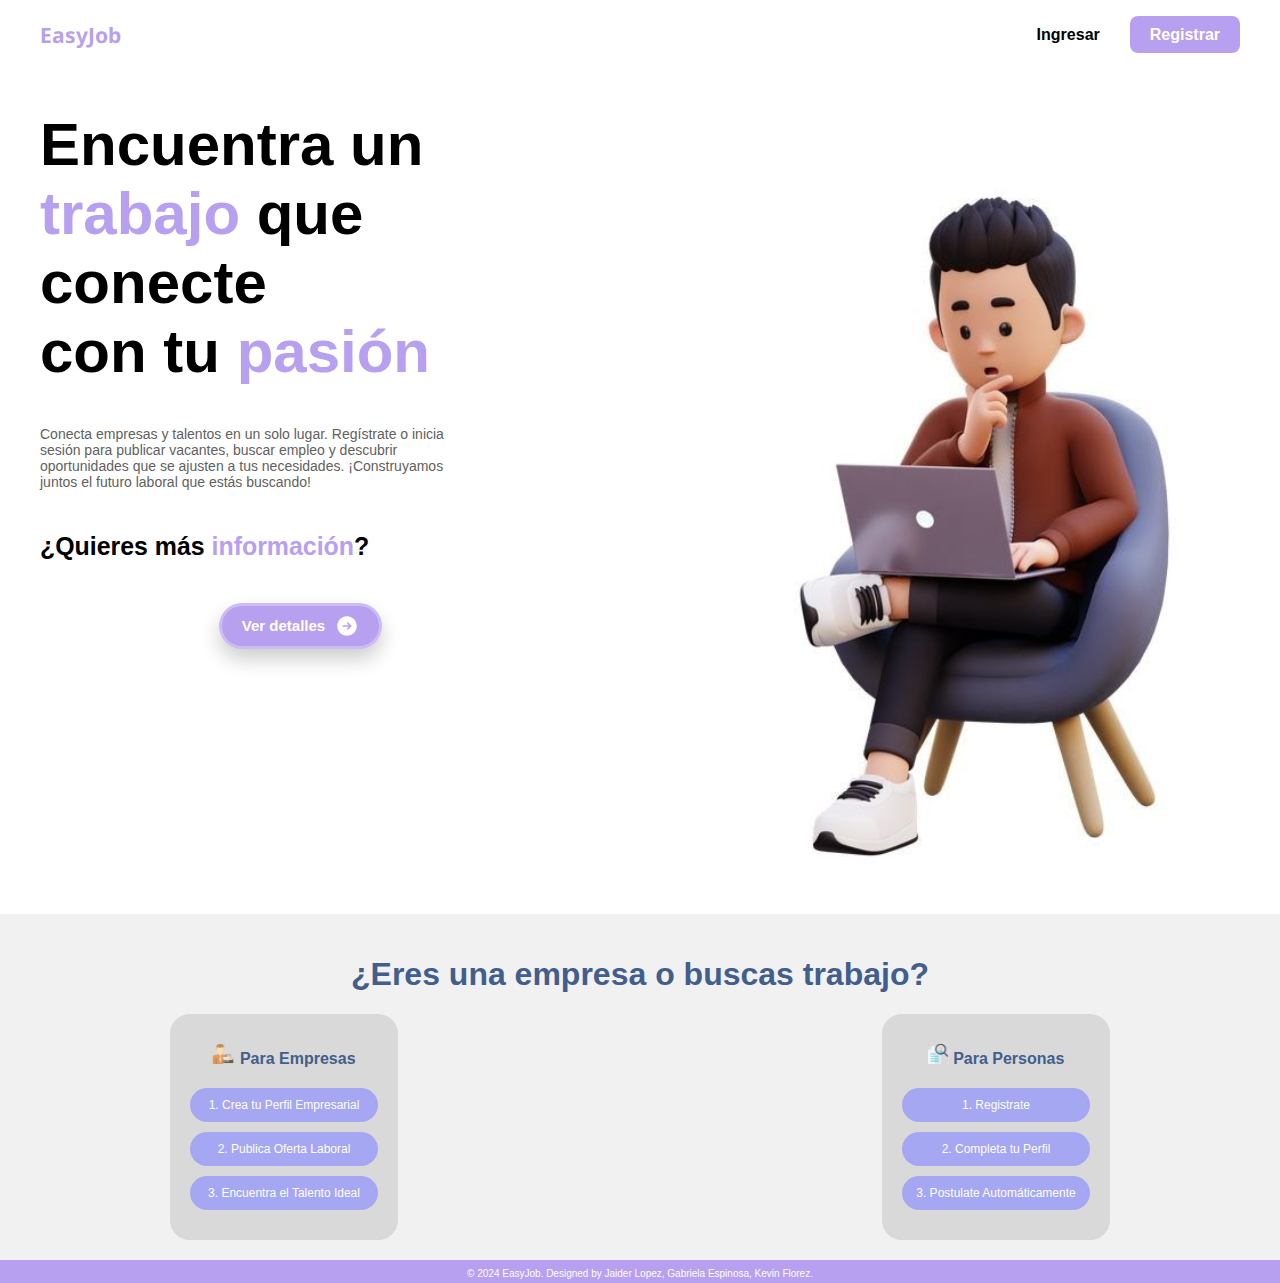
<file: index.html>
<!DOCTYPE html>
<html lang="es">
  <head>
    <meta charset="UTF-8" />
    <meta name="viewport" content="width=device-width, initial-scale=1.0" />
    <meta http-equiv="refresh" content="0; url=htmls/inicio.html" />
    <title>Redirigiendo...</title>
    <style>
      body {
        font-family: "Poppins", sans-serif;
        display: flex;
        align-items: center;
        justify-content: center;
        height: 100vh;
        background: #f5f5f5;
        color: #444;
        flex-direction: column;
      }
      a {
        color: #7b6ef6;
        text-decoration: none;
        margin-top: 10px;
      }
      a:hover {
        text-decoration: underline;
      }
    </style>
  </head>
  <body>
    <p>Redirigiendo a la página de inicio...</p>
    <a href="htmls/inicio.html"
      >Haz clic aquí si no eres redirigido automáticamente</a
    >
  </body>
</html>
</file>
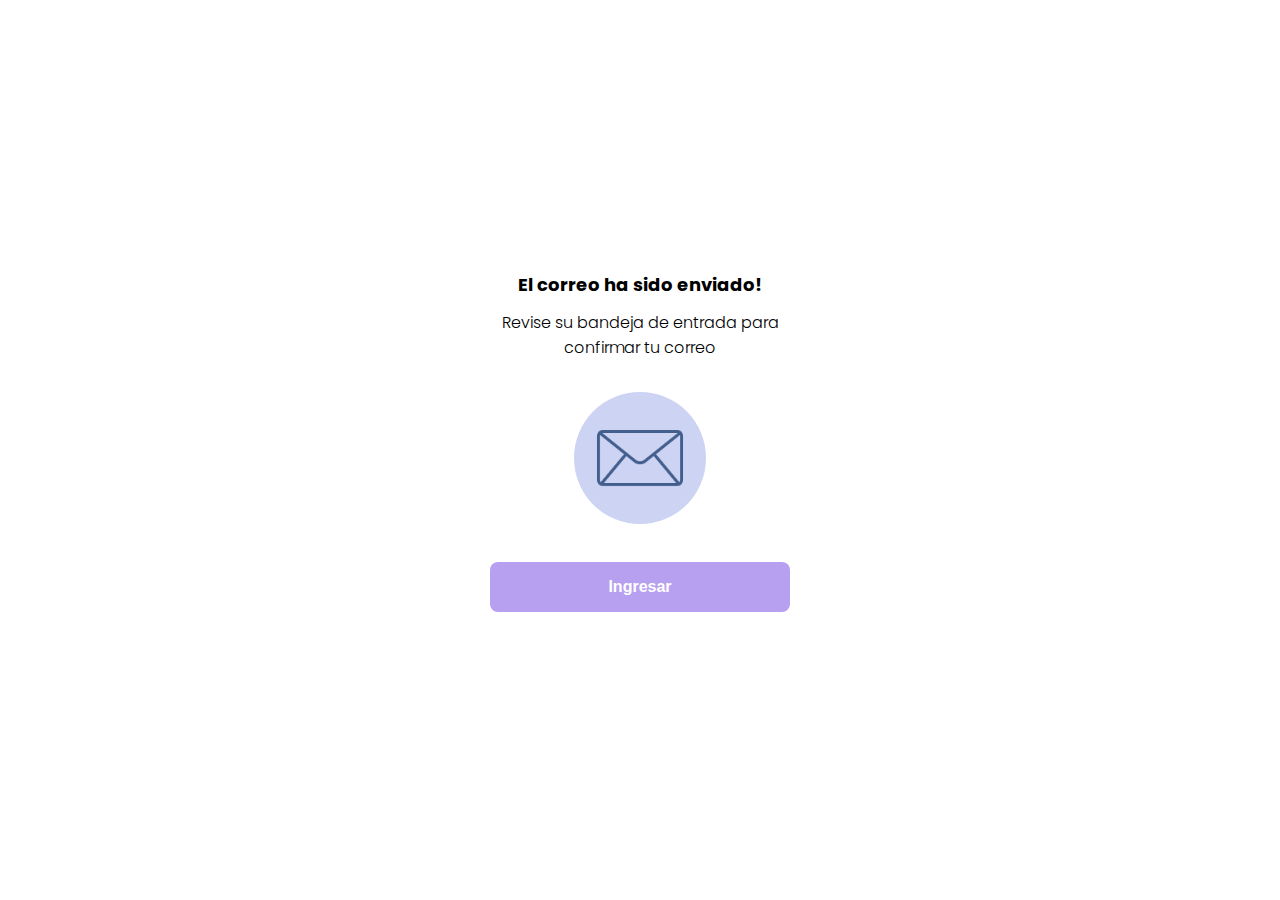
<file: htmls/correo.html>
<!DOCTYPE html>
<html lang="en">
  <head>
    <meta charset="UTF-8" />
    <meta name="viewport" content="width=device-width, initial-scale=1.0" />
    <title>confirmar correo</title>
    <link href="/estilos/styles_correo.css" rel="stylesheet" />
    <link rel="preconnect" href="https://fonts.googleapis.com" />
    <link rel="preconnect" href="https://fonts.gstatic.com" crossorigin />
    <link
      href="https://fonts.googleapis.com/css2?family=Noto+Sans+Hebrew:wght@100..900&family=Noto+Sans:ital,wght@0,100..900;1,100..900&family=Poppins:ital,wght@0,100;0,200;0,300;0,400;0,500;0,600;0,700;0,800;0,900;1,100;1,200;1,300;1,400;1,500;1,600;1,700;1,800;1,900&display=swap"
      rel="stylesheet"
    />
  </head>
  <body>
    <div class="confirmar_correo">
      <div class="form-container">
        <h1 class="title">El correo ha sido enviado!</h1>
        <p class="subtitle">
          Revise su bandeja de entrada para confirmar tu correo
        </p>

        <div class="email-image">
          <img src="/imagenes/correo.png" alt="email" class="icon-email" />
        </div>

        <button class="primary-button login-button">Ingresar</button>
      </div>
    </div>
  </body>
</html>
</file>
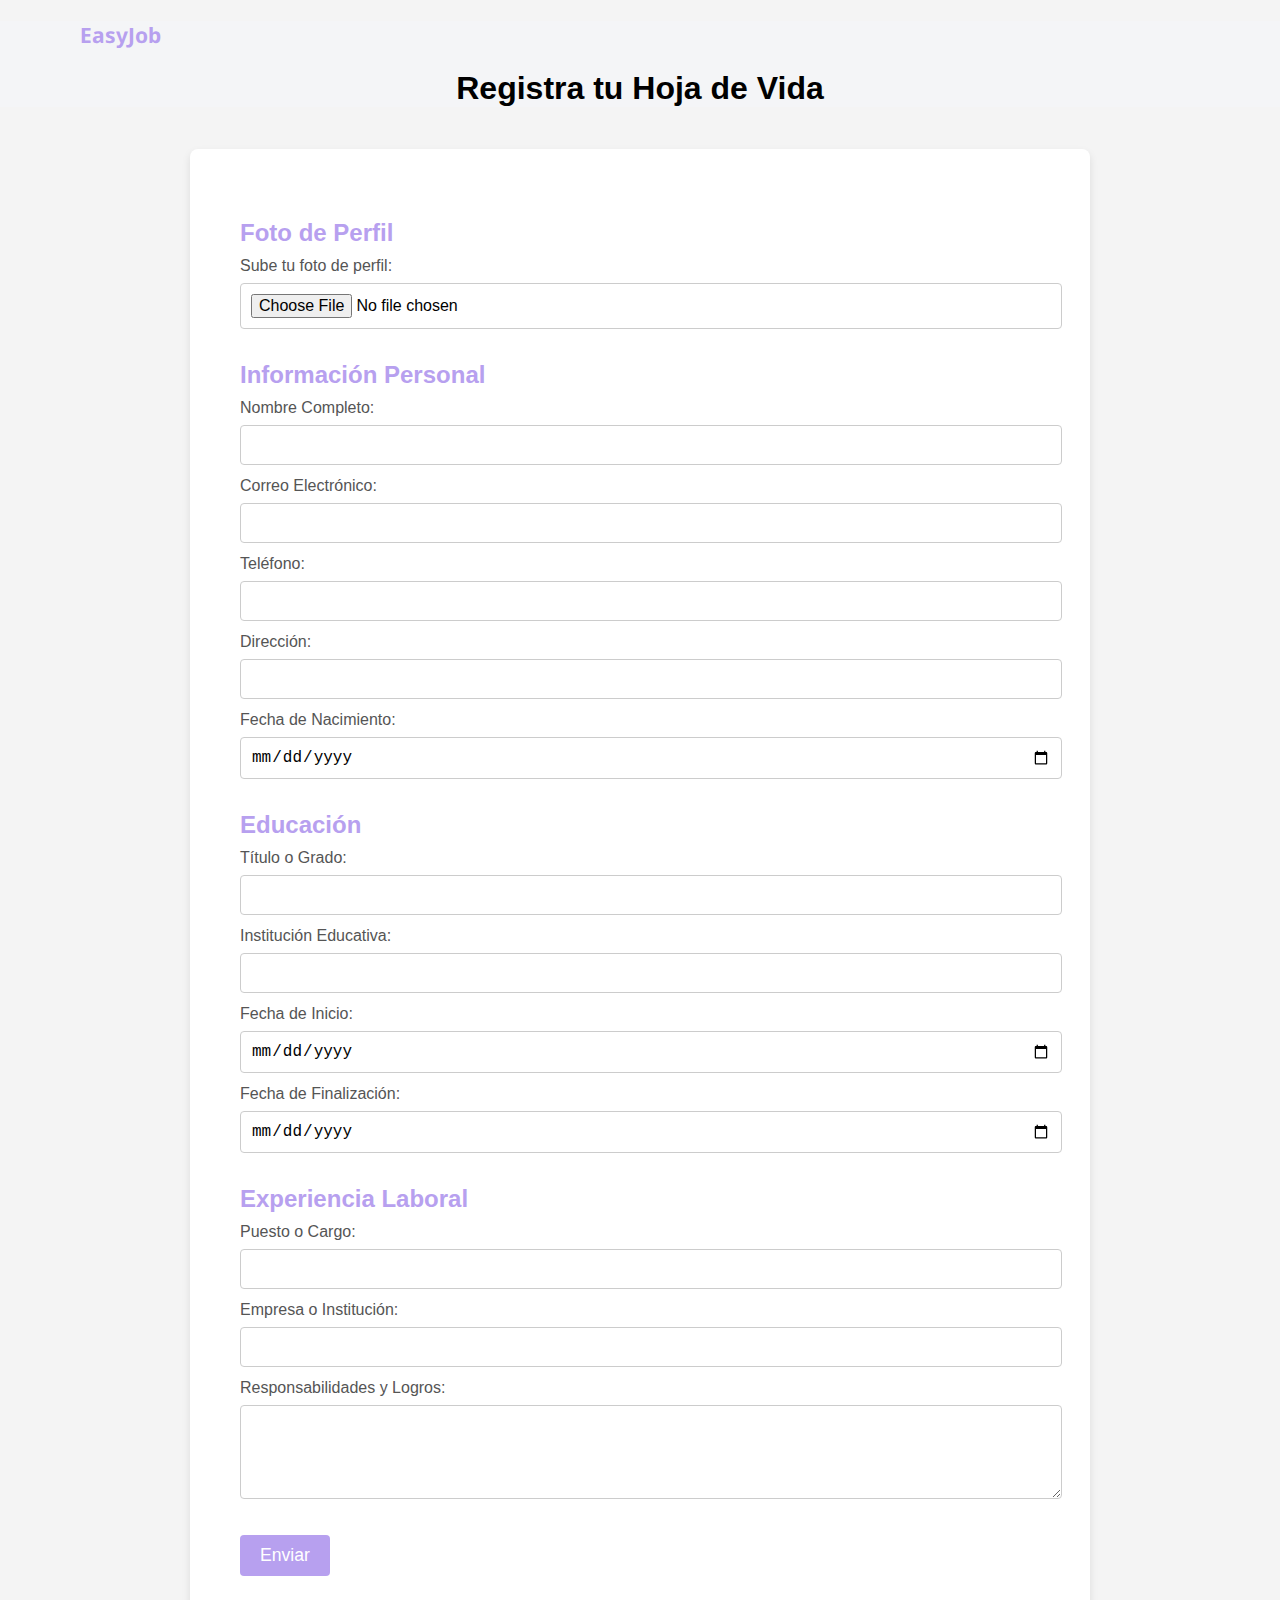
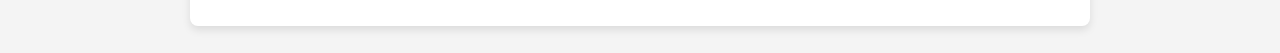
<file: htmls/formpeople.html>
<!DOCTYPE html>
<html lang="es">
  <head>
    <meta charset="UTF-8" />
    <meta name="viewport" content="width=device-width, initial-scale=1.0" />
    <title>Hoja de Vida</title>
    <link rel="stylesheet" href="/estilos/formstyles.css" />
    <link rel="preconnect" href="https://fonts.googleapis.com" />
    <link rel="preconnect" href="https://fonts.gstatic.com" crossorigin />
    <link
      href="https://fonts.googleapis.com/css2?family=Noto+Sans+Hebrew:wght@100..900&family=Noto+Sans:ital,wght@0,100..900;1,100..900&family=Poppins:ital,wght@0,100;0,200;0,300;0,400;0,500;0,600;0,700;0,800;0,900;1,100;1,200;1,300;1,400;1,500;1,600;1,700;1,800;1,900&display=swap"
      rel="stylesheet"
    />
  </head>
  <body>
    <header>
      <div class="title-navBar">
        <h3>EasyJob</h3>
      </div>
      <h1 class="titulo">Registra tu Hoja de Vida</h1>
    </header>

    <main>
      <form
        action="#"
        method="post"
        class="formulario-hoja-vida"
        enctype="multipart/form-data"
      >
        <section class="foto-perfil">
          <h2>Foto de Perfil</h2>
          <label for="foto">Sube tu foto de perfil:</label>
          <input type="file" id="foto" name="foto" accept="image/*" />
        </section>

        <section>
          <h2>Información Personal</h2>
          <label for="nombre">Nombre Completo:</label>
          <input type="text" id="nombre" name="nombre" required />

          <label for="email">Correo Electrónico:</label>
          <input type="email" id="email" name="email" required />

          <label for="telefono">Teléfono:</label>
          <input type="tel" id="telefono" name="telefono" required />

          <label for="direccion">Dirección:</label>
          <input type="text" id="direccion" name="direccion" />

          <label for="fecha-nacimiento">Fecha de Nacimiento:</label>
          <input type="date" id="fecha-nacimiento" name="fecha-nacimiento" />
        </section>

        <section>
          <h2>Educación</h2>
          <label for="titulo">Título o Grado:</label>
          <input type="text" id="titulo" name="titulo" required />

          <label for="institucion">Institución Educativa:</label>
          <input type="text" id="institucion" name="institucion" required />

          <label for="fecha-inicio">Fecha de Inicio:</label>
          <input type="date" id="fecha-inicio" name="fecha-inicio" required />

          <label for="fecha-fin">Fecha de Finalización:</label>
          <input type="date" id="fecha-fin" name="fecha-fin" required />
        </section>

        <section>
          <h2>Experiencia Laboral</h2>
          <label for="puesto">Puesto o Cargo:</label>
          <input type="text" id="puesto" name="puesto" required />

          <label for="empresa">Empresa o Institución:</label>
          <input type="text" id="empresa" name="empresa" required />

          <label for="descripcion">Responsabilidades y Logros:</label>
          <textarea
            id="descripcion"
            name="descripcion"
            rows="4"
            required
          ></textarea>
        </section>

        <button type="submit">Enviar</button>
      </form>
    </main>
    <script src="/scripts/script.js"></script>
  </body>
</html>
</file>
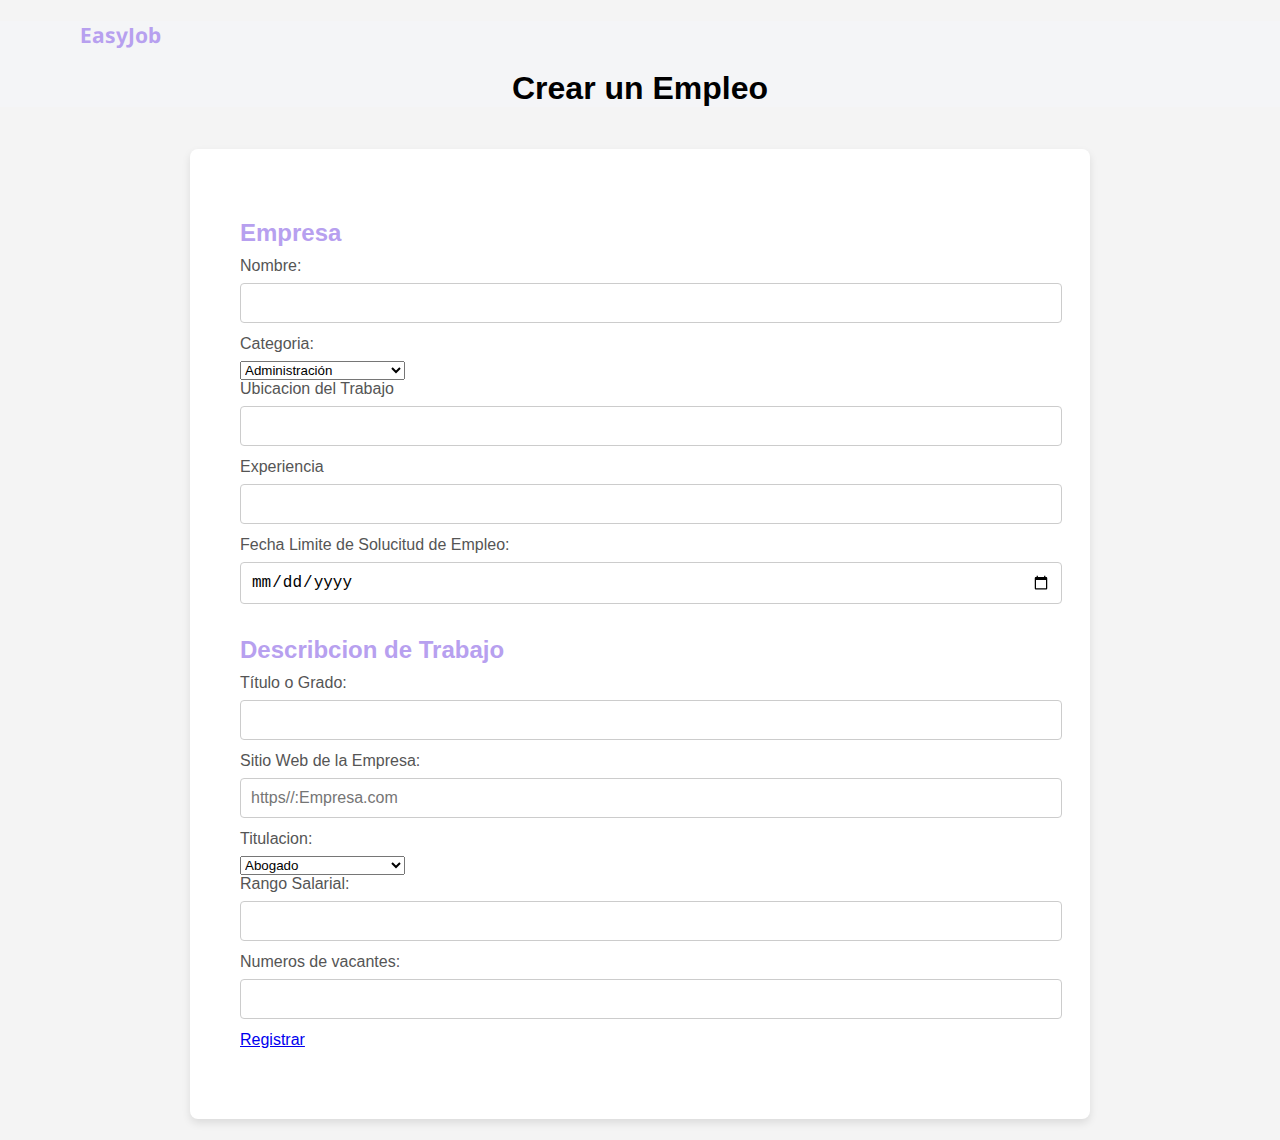
<file: htmls/formpeopleEmpre.html>
<!DOCTYPE html>
<html lang="es">
  <head>
    <meta charset="UTF-8" />
    <meta name="viewport" content="width=device-width, initial-scale=1.0" />
    <title>Hoja de Vida</title>
    <link rel="stylesheet" href="/estilos/formstyles.css" />
    <link rel="preconnect" href="https://fonts.googleapis.com" />
    <link rel="preconnect" href="https://fonts.gstatic.com" crossorigin />
    <link
      href="https://fonts.googleapis.com/css2?family=Noto+Sans+Hebrew:wght@100..900&family=Noto+Sans:ital,wght@0,100..900;1,100..900&family=Poppins:ital,wght@0,100;0,200;0,300;0,400;0,500;0,600;0,700;0,800;0,900;1,100;1,200;1,300;1,400;1,500;1,600;1,700;1,800;1,900&display=swap"
      rel="stylesheet"
    />
  </head>
  <body>
    <header>
      <div class="title-navBar">
        <h3>EasyJob</h3>
      </div>
      <h1 class="titulo">Crear un Empleo</h1>
    </header>

    <main>
      <form
        action="#"
        method="post"
        class="formulario-hoja-vida"
        enctype="multipart/form-data"
      >
        
        <section>
          <h2>Empresa</h2>
          <label for="nombre">Nombre:</label>
          <input type="text" id="nombreEmpresa" name="nombreEmpresa" required />

          <label for="Opciones">Categoria:</label>
          <select id="opciones" name="opciones">
            <option value="opcion1">Administración</option>
            <option value="opcion2">Agricultura</option>
            <option value="opcion3">Arte y Diseño</option>
            <option value="opcion4">Atención al Cliente</option>
            <option value="opcion5">Biotecnología</option>
            <option value="opcion6">Construcción</option>
            <option value="opcion7">Consultoría</option>
            <option value="opcion8">Contabilidad y Finanzas</option>
          </select>

          <label for="telefono">Ubicacion del Trabajo</label>
          <input type="text" id="Ubicacion" name="Ubicacion" required />

          <label for="Experiencia">Experiencia</label>
          <input type="text" id="Experiencia" name="Experiencia" />

          <label for="fecha-nacimiento"
            >Fecha Limite de Solucitud de Empleo:</label
          >
          <input type="date" id="fecha-Limite" name="fecha-Limite" />
        </section>

        <section>
          <h2>Describcion de Trabajo</h2>
          <label for="titulo">Título o Grado:</label>
          <input type="text" id="titulo" name="titulo" required />

          <label for="Web">Sitio Web de la Empresa:</label>
          <input type="text" id="Web" name="Web" required placeholder="https//:Empresa.com"/>

          <label for="Titulacion">Titulacion:</label>
          <select id="Titulacion" name="Titulacion">
            <option value="opcion1">Abogado</option>
            <option value="opcion2">Administrador</option>
            <option value="opcion3">Asistente Administrativo</option>
            <option value="opcion4">Carpintero</option>
            <option value="opcion5">Científico</option>
            <option value="opcion6">Contador</option>
            <option value="opcion7">Constructor</option>
            <option value="opcion8">Camarero</option>
          </select>

          <label for="Salario">Rango Salarial:</label>
          <input type="text" id="Salario" name="Salario" required />


          <label for="Vacantes">Numeros de vacantes:</label>
          <input type="text" id="Vacantes" name="Vacantes" required />

          <a href="/htmls/Gestion.html">
          Registrar
        </a>
      </form>
    </main>
    <script src="/scripts/script.js"></script>
  </body>
</html>
</file>
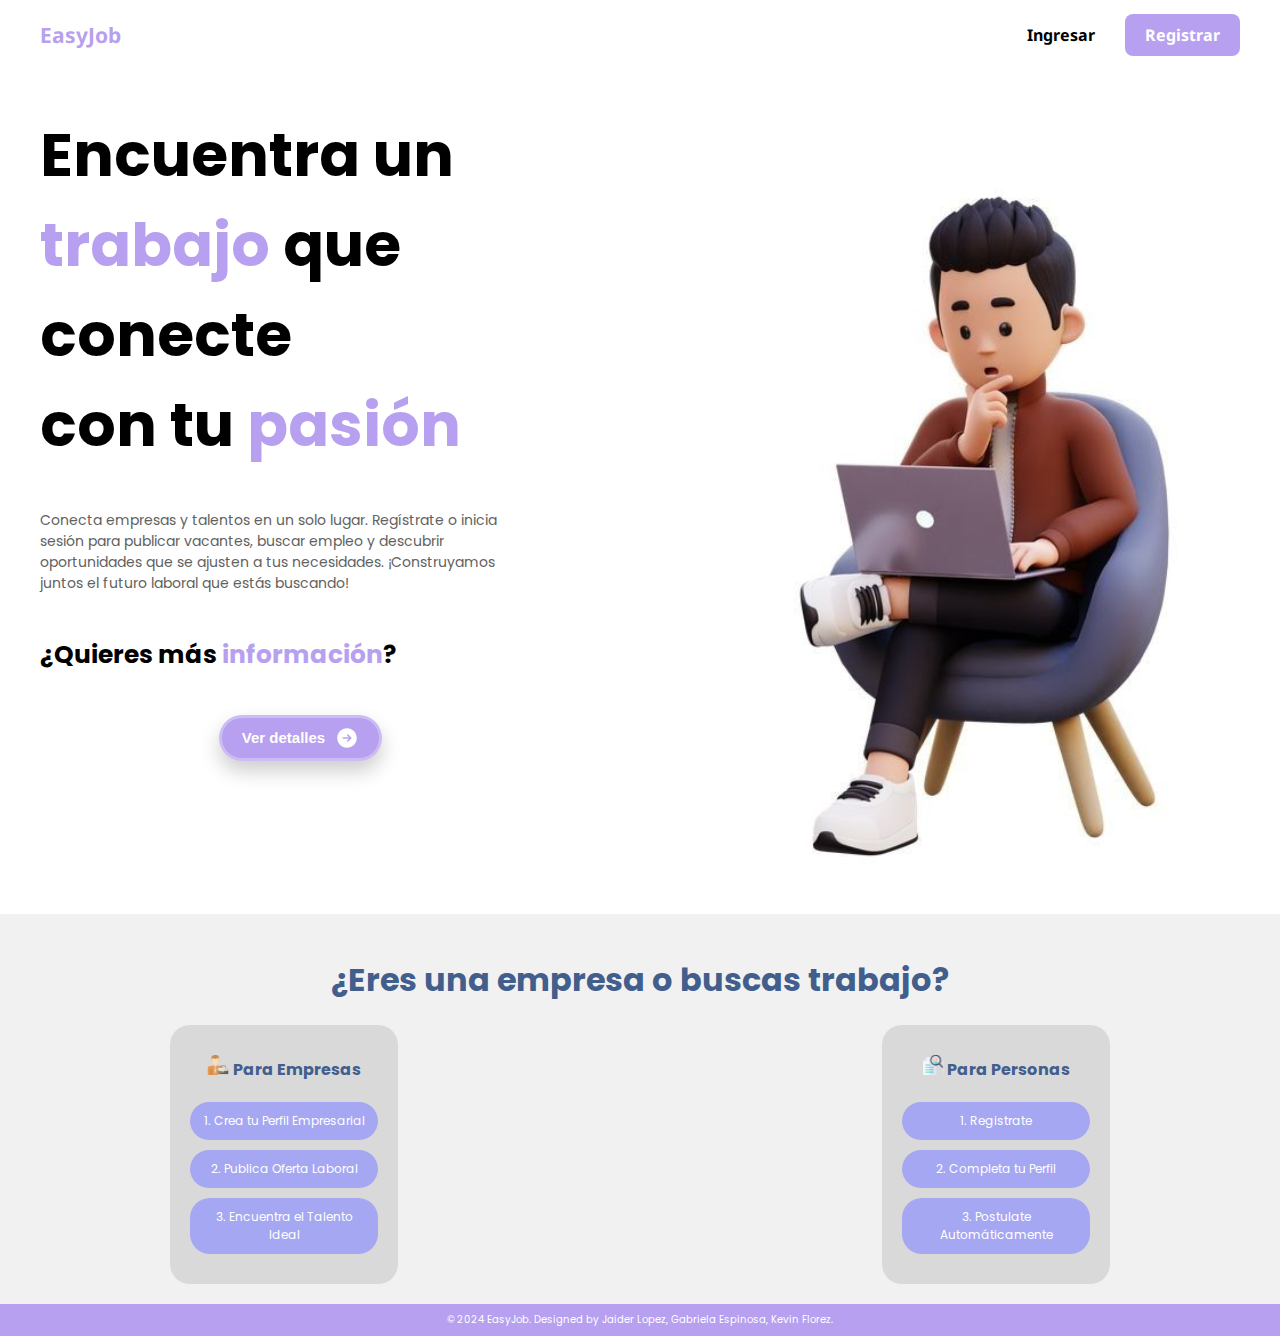
<file: htmls/inicio.html>
<!DOCTYPE html>
<html lang="en">
  <head>
    <meta charset="UTF-8" />
    <meta name="viewport" content="width=device-width, initial-scale=1.0" />
    <title>inicio</title>
    <link href="/estilos/styles_inicio.css" rel="stylesheet" />
    <link rel="preconnect" href="https://fonts.googleapis.com" />
    <link rel="preconnect" href="https://fonts.gstatic.com" crossorigin />
    <link
      href="https://fonts.googleapis.com/css2?family=Noto+Sans+Hebrew:wght@100..900&family=Noto+Sans:ital,wght@0,100..900;1,100..900&family=Poppins:ital,wght@0,100;0,200;0,300;0,400;0,500;0,600;0,700;0,800;0,900;1,100;1,200;1,300;1,400;1,500;1,600;1,700;1,800;1,900&display=swap"
      rel="stylesheet"
    />
  </head>
  <body>
    <section class="inicio">
      <div class="header">
        <div class="title-navBar">
          <h3>EasyJob</h3>
        </div>

        <div class="navBar-right">
          <ul class="menu-NavBar">
            <li><a href="../htmls/login.html">Ingresar</a></li>
            <li><a href="../htmls/registrar.html">Registrar</a></li>
          </ul>
        </div>
      </div>
      <div class="main">
        <div class="seccion1">
          <div class="info">
            <h1>
              Encuentra un<br />
              <span style="color: #b7a0ef">trabajo</span> que conecte<br />con
              tu <span style="color: #b7a0ef">pasión</span>
            </h1>

            <p>
              Conecta empresas y talentos en un solo lugar. Regístrate o inicia
              <br />
              sesión para publicar vacantes, buscar empleo y descubrir <br />
              oportunidades que se ajusten a tus necesidades. ¡Construyamos
              <br />
              juntos el futuro laboral que estás buscando!
            </p>

            <h5>
              ¿Quieres más <span style="color: #b7a0ef">información</span>?
            </h5>
            <div class="boton">
              <button class="button">
                Ver detalles
                <svg class="icon" viewBox="0 0 24 24" fill="currentColor">
                  <path
                    fill-rule="evenodd"
                    d="M12 2.25c-5.385 0-9.75 4.365-9.75 9.75s4.365 9.75 9.75 9.75 9.75-4.365 9.75-9.75S17.385 2.25 12 2.25zm4.28 10.28a.75.75 0 000-1.06l-3-3a.75.75 0 10-1.06 1.06l1.72 1.72H8.25a.75.75 0 000 1.5h5.69l-1.72 1.72a.75.75 0 101.06 1.06l3-3z"
                    clip-rule="evenodd"
                  ></path>
                </svg>
              </button>
            </div>
          </div>
          <div class="imagen">
            <svg
              width="751"
              height="840"
              viewBox="0 0 751 840"
              fill="none"
              xmlns="http://www.w3.org/2000/svg"
              xmlns:xlink="http://www.w3.org/1999/xlink"
            >
              <rect width="833" height="840" fill="url(#pattern0_49_357)" />
              <defs>
                <pattern
                  id="pattern0_49_357"
                  patternContentUnits="objectBoundingBox"
                  width="1"
                  height="1"
                >
                  <use
                    xlink:href="#image0_49_357"
                    transform="matrix(0.00137011 0 0 0.0013587 -0.00420168 0)"
                  />
                </pattern>
                <image
                  id="image0_49_357"
                  width="736"
                  height="736"
                  xlink:href="[data-uri]"
                />
              </defs>
            </svg>
          </div>
        </div>

        <div class="seccion2">
          <div class="titulo">
            <h1>¿Eres una empresa o buscas trabajo?</h1>
          </div>
          <div class="pasos">
            <div class="pasosReclu">
              <div class="tituloEmpre">
                <svg
                  width="23"
                  height="20"
                  viewBox="0 0 23 20"
                  fill="none"
                  xmlns="http://www.w3.org/2000/svg"
                  xmlns:xlink="http://www.w3.org/1999/xlink"
                >
                  <rect
                    width="22.0833"
                    height="20"
                    fill="url(#pattern0_29_65)"
                  />
                  <defs>
                    <pattern
                      id="pattern0_29_65"
                      patternContentUnits="objectBoundingBox"
                      width="1"
                      height="1"
                    >
                      <use
                        xlink:href="#image0_29_65"
                        transform="matrix(0.00195312 0 0 0.00215658 0 -0.0520833)"
                      />
                    </pattern>
                    <image
                      id="image0_29_65"
                      width="512"
                      height="512"
                      xlink:href="[data-uri]"
                    />
                  </defs>
                </svg>
                Para Empresas
              </div>
              <div>1. Crea tu Perfil Empresarial</div>
              <div>2. Publica Oferta Laboral</div>
              <div>3. Encuentra el Talento Ideal</div>
            </div>

            <div class="pasosPers">
              <div class="tituloEmpre">
                <svg
                  width="21"
                  height="20"
                  viewBox="0 0 21 20"
                  fill="none"
                  xmlns="http://www.w3.org/2000/svg"
                  xmlns:xlink="http://www.w3.org/1999/xlink"
                >
                  <rect
                    width="20.4545"
                    height="20"
                    fill="url(#pattern0_29_68)"
                  />
                  <defs>
                    <pattern
                      id="pattern0_29_68"
                      patternContentUnits="objectBoundingBox"
                      width="1"
                      height="1"
                    >
                      <use
                        xlink:href="#image0_29_68"
                        transform="matrix(0.00195312 0 0 0.00199751 0 -0.0113636)"
                      />
                    </pattern>
                    <image
                      id="image0_29_68"
                      width="512"
                      height="512"
                      xlink:href="[data-uri]"
                    />
                  </defs>
                </svg>
                Para Personas
              </div>
              <div>1. Registrate</div>
              <div>2. Completa tu Perfil</div>
              <div>3. Postulate Automáticamente</div>
            </div>
          </div>
        </div>
      </div>
      <div class="footer">
        <p>
          &copy; 2024 EasyJob. Designed by Jaider Lopez, Gabriela Espinosa,
          Kevin Florez.
        </p>
      </div>
    </section>
  </body>
</html>
</file>
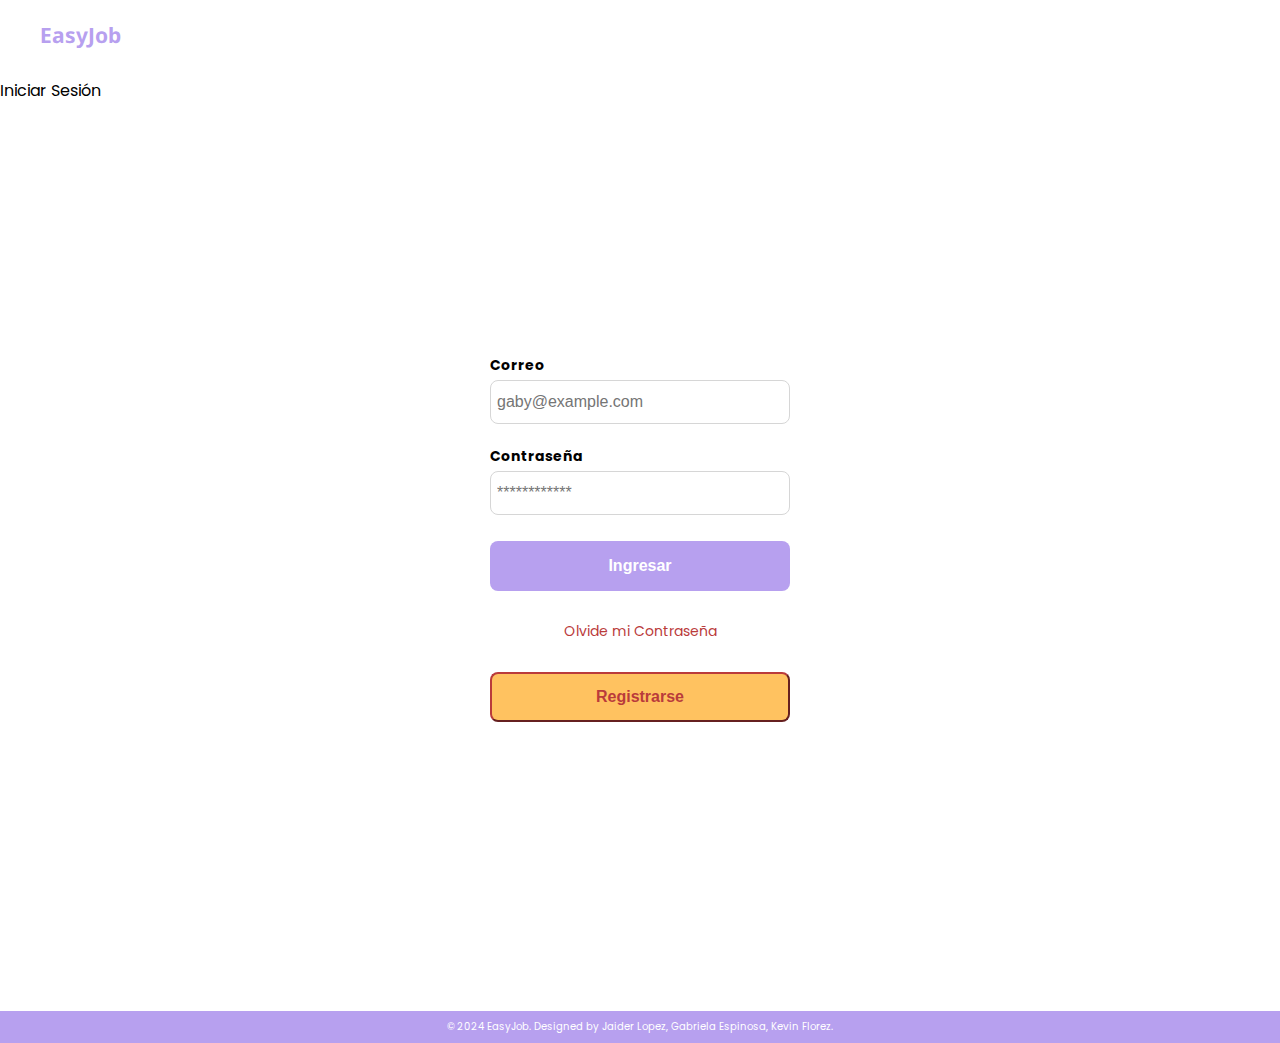
<file: htmls/login.html>
<!DOCTYPE html>
<html lang="en">
  <head>
    <meta charset="UTF-8" />
    <meta name="viewport" content="width=device-width, initial-scale=1.0" />
    <title>login</title>
    <link href="/estilos/styles_login.css" rel="stylesheet" />
    <link rel="preconnect" href="https://fonts.googleapis.com" />
    <link rel="preconnect" href="https://fonts.gstatic.com" crossorigin />
    <link
      href="https://fonts.googleapis.com/css2?family=Noto+Sans+Hebrew:wght@100..900&family=Noto+Sans:ital,wght@0,100..900;1,100..900&family=Poppins:ital,wght@0,100;0,200;0,300;0,400;0,500;0,600;0,700;0,800;0,900;1,100;1,200;1,300;1,400;1,500;1,600;1,700;1,800;1,900&display=swap"
      rel="stylesheet"
    />
  </head>
  <body>
    <section class="layout">
      <div class="header">
        <div class="title-navBar">
          <h3>EasyJob</h3>
        </div>
      </div>
      <div class="main">
        <div class="titulo1">Iniciar Sesión</div>
        <div class="login">
          <div class="form-container">
            <form action="/" class="form">
              <div>
                <label for="email address" class="label">Correo</label>
                <input
                  type="email"
                  id="email address"
                  placeholder="gaby@example.com"
                  class="input input-email"
                />

                <label for="password" class="label">Contraseña</label>
                <input
                  type="password"
                  id="password"
                  placeholder="************"
                  class="input input-password"
                />

                <input
                  type="submit"
                  value="Ingresar"
                  class="primary-button login-button"
                />
                <a href="/">Olvide mi Contraseña</a>
              </div>
            </form>
            <a href="/htmls/registrar.html">
              <button class="secondary-button signup-button">Registrarse</button>
            </a>
          </div>
        </div>
      </div>
      <div class="footer">
        <p>
          &copy; 2024 EasyJob. Designed by Jaider Lopez, Gabriela Espinosa,
          Kevin Florez.
        </p>
      </div>
    </section>
    <script src="../scripts/script_registr.js"></script>
  </body>
</html>
</file>
<file: estilos/styles_correo.css>
body {
    margin: 0;
    font-family: "Poppins", sans-serif;
}
.confirmar_correo{
    width: 100%;
    height: 100vh;
    display: grid;
    place-items: center;
}
.form-container{
    display: grid;
    grid-template-rows: auto 1fr auto;
    width: 300px;
    justify-items: center;
}

.title{
    font-size: 18px;
    margin-bottom: 12px;
    text-align: center;
}
.subtitle{
    color: #000000;
    font-size: 16px;
    font-weight: 300;
    margin-bottom: 32px;
    margin-top: 0;
    text-align: center;
}
.email-image{
    width: 132px;
    height: 132px;
    border-radius: 50%;
    background-color: #cdd3f3;
    display: flex;
    justify-content: center;
    align-items: center;
    margin-bottom: 24px;
}
.email-image img{
    width: 100px;
}


.primary-button{
    border-radius: 8px;
    border: none;
    color: #ffffff;
    width: 100%;
    cursor: pointer;
    font-size: 16px;
    font-weight: bold;
    height: 50px;
}

.primary-button:hover{
    background-color: #425E8C; 
}

.login-button{
    margin-top: 14px;
    margin-bottom: 30px;
    background-color: #b7a0ef;
}
</file>
<file: estilos/formstyles.css>
body {
    margin: 0;
    font-family: Arial, sans-serif;
    background-color: #f4f4f4;
}

/* Estilos del header */
header { 
    grid-area: header;
    margin: 0 auto;
    padding-left: 40px;
    padding-right: 40px;
    background-color: #F4F5F7;
    text-align: center;
    font-weight: bold;
}

.title-navBar{
    font-family: "Noto Sans Hebrew", sans-serif;
    color: #B7A0EF;
    font-size: 18px;
    font-weight: bold;
    text-align: left;
    padding-left: 40px;
}
.menu-NavBar{
    list-style: none;
    display: flex;
    padding: 0;
    gap: 30px;
    font-family: "Noto Sans", sans-serif;
}

.titulo {
    font-size: 2rem;
}


.navbar ul {
    list-style-type: none;
    display: flex;
}

.navbar ul li {
    margin-right: 20px;
}

.navbar ul li a {
    text-decoration: none;
    color: white;
    font-size: 1.1rem;
}

.navbar ul li a:hover {
    text-decoration: underline;
}

.title-navBar{
    font-family: "Noto Sans Hebrew", sans-serif;
    color: #B7A0EF;
    font-size: 18px;
    font-weight: bold;
}

.menu-NavBar{
    list-style: none;
    display: flex;
    padding: 0;
    gap: 30px;
    font-family: "Noto Sans", sans-serif;
}

.navBar-right .menu-NavBar li a {
    text-decoration: none;
    border-radius: 8px;
    font-size: 16px;
    font-weight: bold;
}

.navBar-right .menu-NavBar li:first-child a {
    color: black;
}

.navBar-right .menu-NavBar li:first-child a:hover {
    color: #B7A0EF; 
}
  
.navBar-right .menu-NavBar li:last-child a {
    background-color: #B7A0EF; 
    color: white;
    padding: 10px 20px;
}

.navBar-right .menu-NavBar li:last-child a:hover {
    background-color: #425E8C; 
    color: white;
}
main {
    padding: 20px;
}

.formulario-hoja-vida {
    max-width: 800px;
    margin: 0 auto;
    background-color: rgb(255, 255, 255);
    padding: 50px;
    border-radius: 8px;
    box-shadow: 0 4px 8px rgba(0, 0, 0, 0.1);
}

section {
    margin-bottom: 20px;
}

h2 {
    font-size: 1.5rem;
    margin-bottom: 10px;
    color: #B7A0EF;
}

label {
    display: block;
    margin-bottom: 8px;
    color: #555;
}

input[type="text"],
input[type="email"],
input[type="tel"],
input[type="date"],
textarea,
input[type="file"] {
    width: 100%;
    padding: 10px;
    margin-bottom: 12px;
    border: 1px solid #ccc;
    border-radius: 4px;
    font-size: 1rem;
}
.file-upload {
    position: relative;
    display: inline-block;
    width: 200px;
    height: 50px;
    border: 2px solid #007bff;
    border-radius: 8px;
    background-color: #f0f8ff;
    text-align: center;
    font-family: Arial, sans-serif;
    font-size: 16px;
    color: #007bff;
    cursor: pointer;
    padding: 10px;
  }

    /* Ocultamos el input de tipo file */
    .file-upload input[type="file"] {
      display: none;
    }

    /* Estilo para el texto dentro del contenedor */
    .file-upload span {
      display: block;
      line-height: 30px;
    }

    /* Efecto al pasar el mouse por encima */
    .file-upload:hover {
      background-color: #007bff;
      color: white;
      border-color: #0056b3;
    }
button {
    background-color: #B7A0EF;
    color: white;
    border: none;
    padding: 10px 20px;
    border-radius: 4px;
    font-size: 1.1rem;
    cursor: pointer;
    
}

button:hover {
    background-color: #555;
}
</file>
<file: estilos/styles_inicio.css>
body{
    margin: 0;
    overflow-x: hidden;
}

.layout {
    width: 100%;
  
    display: grid;
    grid:
      "header" auto
      "main" 1fr
      "footer" auto;
    
  }
  
.header { 
    grid-area: header;
    display: flex;
    justify-content: space-between;
    align-items: center;
    margin: 0 auto;
    padding-left: 40px;
    padding-right: 40px;
}

.title-navBar{
    font-family: "Noto Sans Hebrew", sans-serif;
    color: #B7A0EF;
    font-size: 18px;
    font-weight: bold;
}

.menu-NavBar{
    list-style: none;
    display: flex;
    padding: 0;
    gap: 30px;
    font-family: "Noto Sans", sans-serif;
}

.navBar-right .menu-NavBar li a {
    text-decoration: none;
    border-radius: 8px;
    font-size: 16px;
    font-weight: bold;
}

.navBar-right .menu-NavBar li:first-child a {
    color: black;
}

.navBar-right .menu-NavBar li:first-child a:hover {
    color: #B7A0EF; 
}
  
.navBar-right .menu-NavBar li:last-child a {
    background-color: #B7A0EF; 
    color: white;
    padding: 10px 20px;
}

.navBar-right .menu-NavBar li:last-child a:hover {
    background-color: #425E8C; 
    color: white;
}

.main { grid-area: main; }

.seccion1{
    width: 100%;
    display: grid;
    grid-template-rows: 1fr;
    grid-template-columns: repeat(2, 1fr);
    gap: 8px;
    padding-left: 40px;
    padding-right: 40px;
}

.info{
    font-family: "Poppins", sans-serif;
    font-size: 30px;
}

.info p{
    font-family: "Poppins", sans-serif;
    font-size: 14px;
    color: #616161;
}

.boton{
    display: flex;
    justify-content: center; 
    align-items: center;     
}

.button {
    position: relative;
    transition: all 0.3s ease-in-out;
    box-shadow: 0px 10px 20px rgba(0, 0, 0, 0.2);
    padding-block: 0.5rem;
    padding-inline: 1.25rem;
    background-color: #B7A0EF;
    border-radius: 9999px;
    display: flex;
    align-items: center;
    justify-content: center;
    color: #ffff;
    gap: 10px;
    font-weight: bold;
    border: 3px solid #ffffff4d;
    outline: none;
    overflow: hidden;
    font-size: 15px;
    cursor: pointer;
}
  
.icon {
    width: 24px;
    height: 24px;
    transition: all 0.3s ease-in-out;
}
  
.button:hover {
    transform: scale(1.05);
    border-color: #fff9;
}
  
.button:hover .icon {
    transform: translate(4px);
}
  
.button:hover::before {
    animation: shine 1.5s ease-out infinite;
}
  
.button::before {
    content: "";
    position: absolute;
    width: 100px;
    height: 100%;
    background-image: linear-gradient(
      120deg,
      rgba(255, 255, 255, 0) 30%,
      rgba(255, 255, 255, 0.8),
      rgba(255, 255, 255, 0) 70%
    );
    top: 0;
    left: -100px;
    opacity: 0.6;
}
  
@keyframes shine {
    0% {
      left: -100px;
    }
  
    60% {
      left: 100%;
    }
  
    to {
      left: 100%;
    }
}

.seccion2{
    background-color: #F1F1F1;
    gap: 10px;
    padding: 20px;
}

.titulo{
    display: flex;
    justify-content: center; 
    align-items: center; 
}

.titulo h1{
    font-family: "Poppins", sans-serif;
    color: #425E8C;
}

.pasos{
    display: flex;
    justify-content: space-between;
    gap: 20px; 
    padding-left: 150px;
    padding-right: 150px;
}

.pasosReclu, .pasosPers{
    text-align: center;
    font-family: "Poppins", sans-serif;
    background-color: #D9D9D9;
    border-radius: 20px;
    padding: 20px;
    width: 20%; 
}

.pasosReclu div:first-child, .pasosPers div:first-child {
    background-color: transparent;
    color: #425E8C;
    font-weight: bold;
    font-size: 16px;
  }

.pasosReclu div, .pasosPers div {
    background-color: #a5a7f2; 
    color: white;
    border-radius: 20px;
    padding: 10px;
    margin-bottom: 10px;
    font-size: 12px;
    font-weight:normal;
}
  
.footer { 
    grid-area: footer;
    font-size: 10px; 
    text-align: center;
    font-family: "Poppins", sans-serif;
    color: #ffffff;
    background-color: #B7A0EF;
    padding: 8px;
}

.footer p{
    margin: 0;
}
</file>
<file: estilos/styles_login.css>
body{
    margin: 0;
    overflow-x: hidden;
    font-family: "Poppins", sans-serif;
}


.layout {
    width: 100%;
  
    display: grid;
    grid:
      "header" auto
      "main" 1fr
      "footer" auto
      / 1fr;
    gap: 8px;
  }
  
.header { 
    grid-area: header;
    
}

.title-navBar{
    font-family: "Noto Sans Hebrew", sans-serif;
    color: #B7A0EF;
    font-size: 18px;
    font-weight: bold;
    text-align: left;
    padding-left: 40px;
}
.main { grid-area: main; }

.login{
    width: 100%;
    height: 100vh;
    display: grid;
    place-items: center;
}

.form-container{
    display: grid;
    grid-template-rows: auto 1fr auto;
    width: 300px;
}

.form{
    display: flex;
    flex-direction: column;
}
.label{
    font-size: 14px;
    font-weight: bold;
    margin-bottom: 4px;
    color: #000000;
}
.input{
    background-color: #ffffff;
    border: none;
    border-radius: 8px;
    border: 1px solid #D6D6D6;
    height: 30px;
    font-size: 16px;
    padding: 6px;
    margin-bottom: 12px;
}

.input-password{
    color: #000000;
    border-color: #D6D6D6;
}

.input-email{
    margin-bottom: 22px;
    color: #000000;
}
.primary-button{
    font-family: 'Quicksand', sans-serif;
    border-radius: 8px;
    border: none;
    color: #FFFFFF;
    width: 100%;
    cursor: pointer;
    font-size: 16px;
    font-weight: bold;
    height: 50px;
}
.login-button{
    margin-top: 14px;
    margin-bottom: 30px;
    background-color: #B7A0EF;
}

.form a{
    text-align: center;
    font-size: 14px;
    text-decoration: none;
    color: #ba3b3b;
}

.form div{
    display: flex;
    flex-direction: column;
}
.secondary-button{
    font-family: 'Quicksand', sans-serif;
    border-radius: 8px;
    color: #ba3b3b;
    background-color: #ffc260;
    width: 100%;
    cursor: pointer;
    font-size: 16px;
    font-weight: bold;
    height: 50px;
}

.signup-button{
    margin-top: 30px;
    margin-bottom: 30px;
    border-color: #ba3b3b;
}


.footer { 
    grid-area: footer;
    font-size: 10px; 
    text-align: center;
    color: #ffffff;
    background-color: #B7A0EF;
    padding: 8px;
}

.footer p{
    margin: 0;
}
</file>
